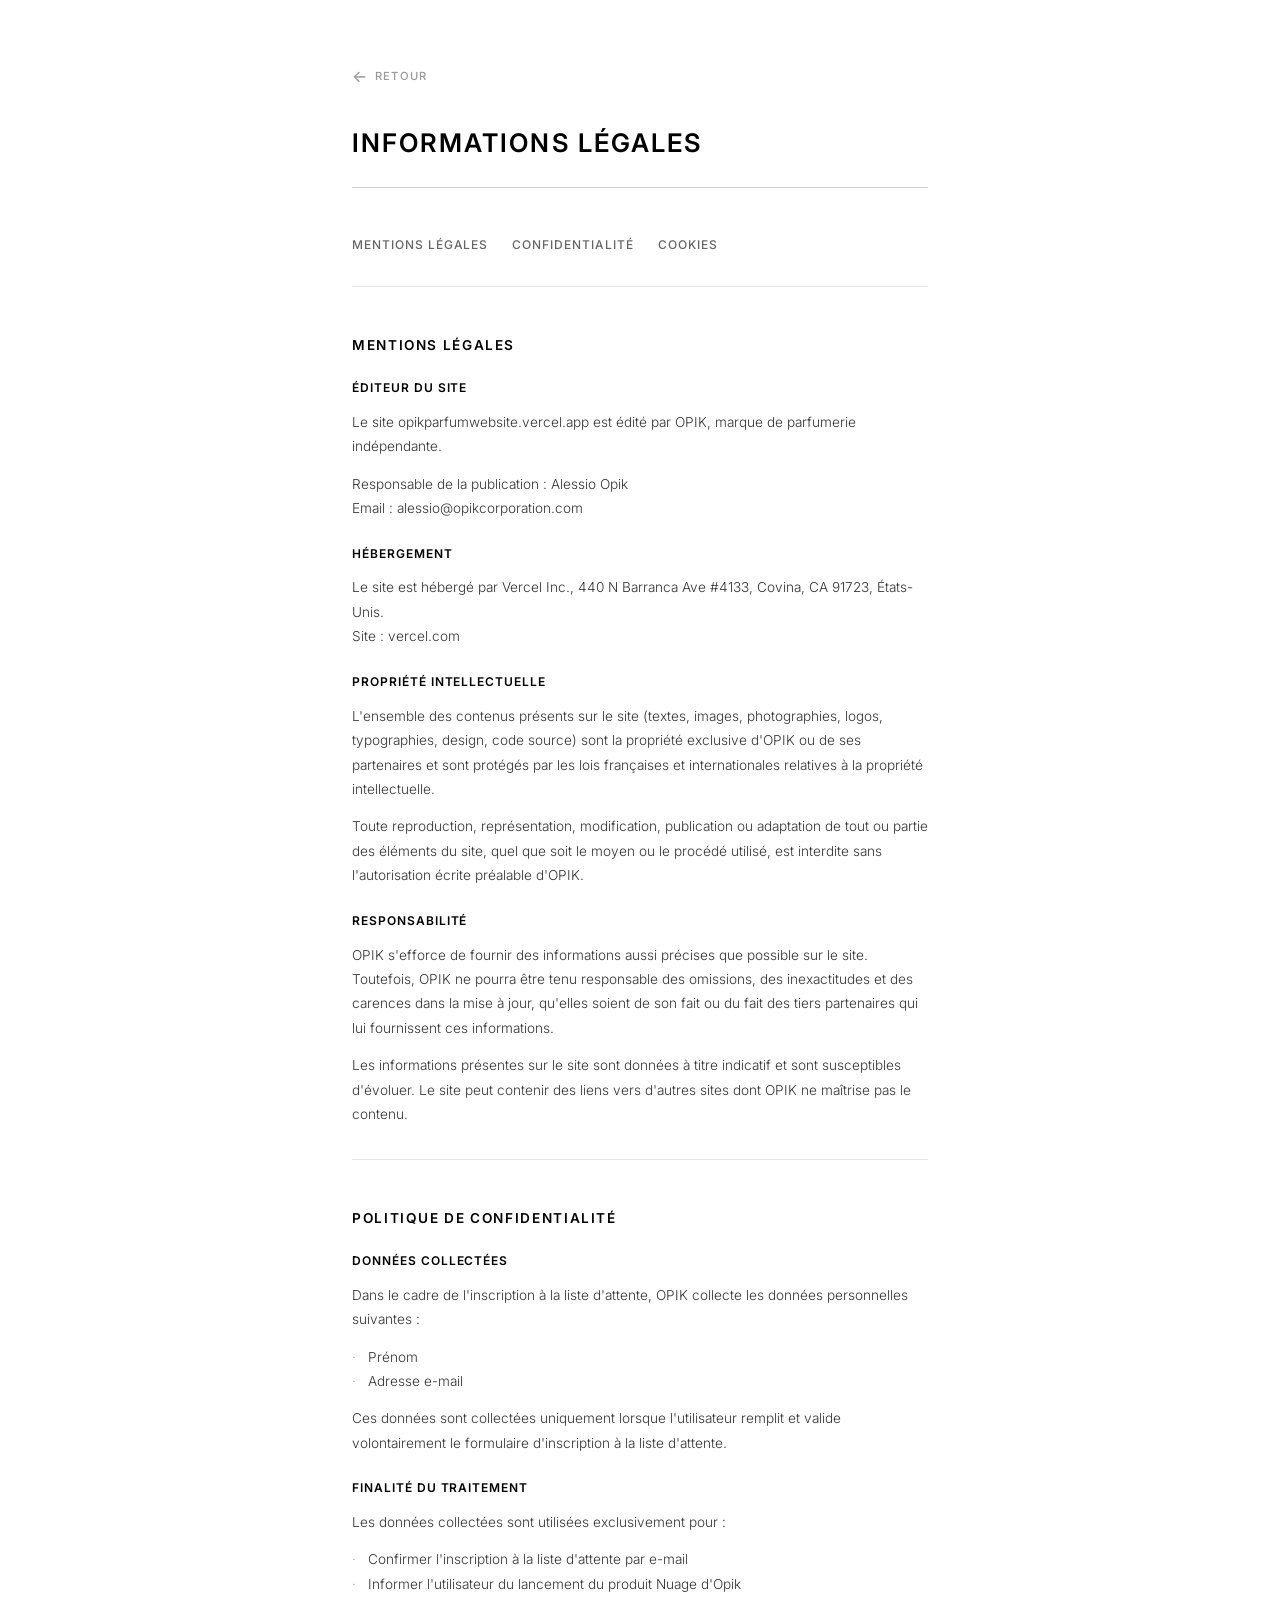
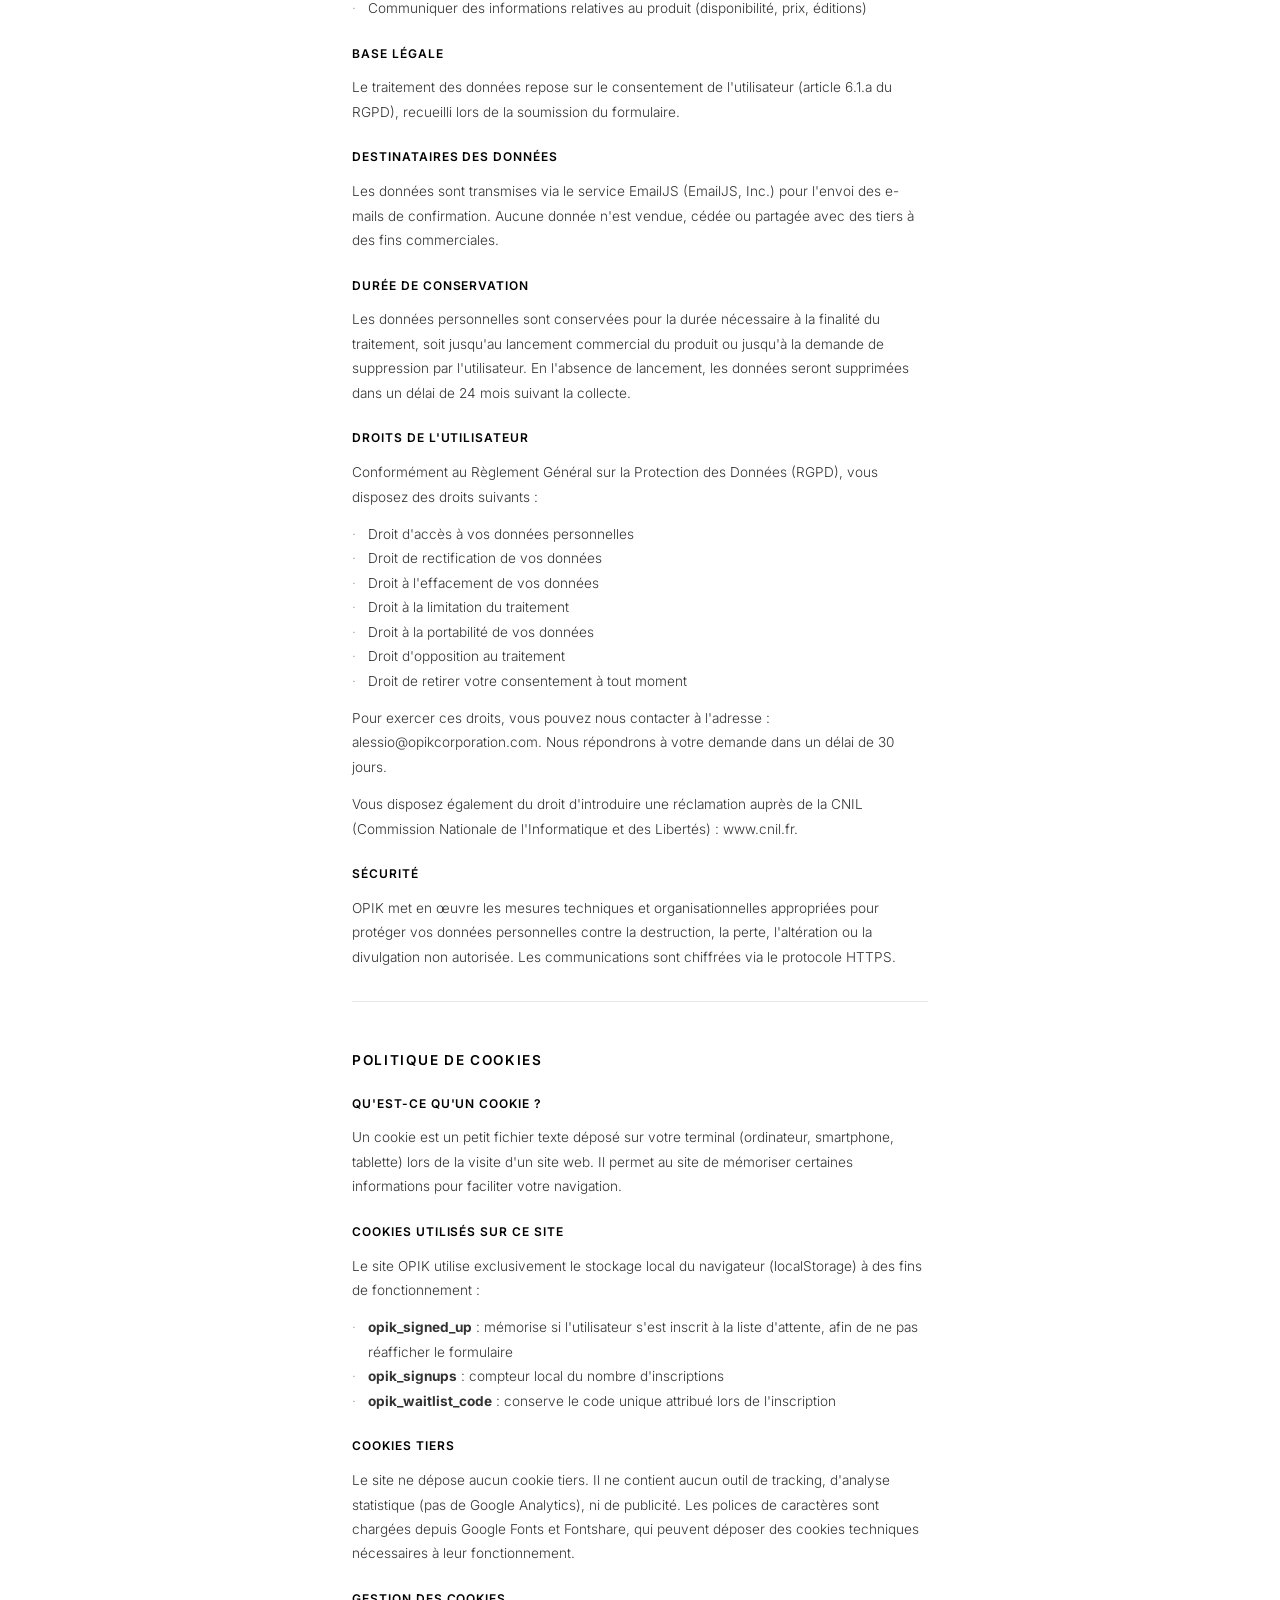
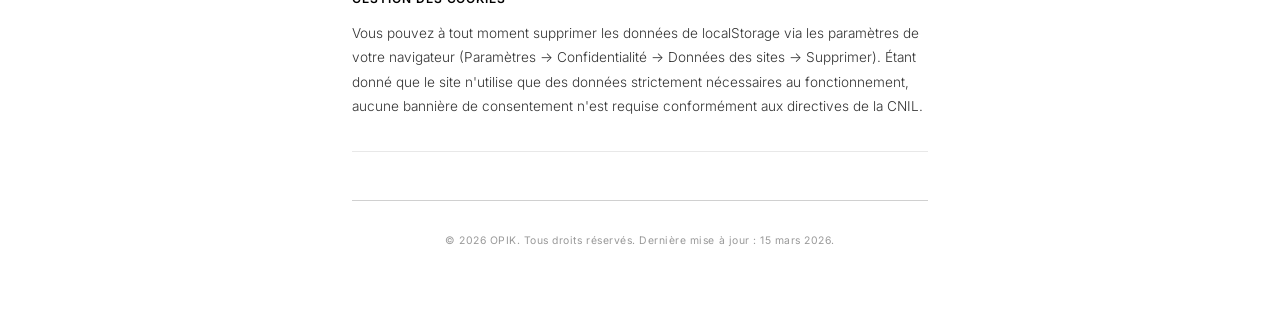
<file: legal.html>
<!DOCTYPE html>
<html lang="fr">
<head>
    <meta charset="UTF-8">
    <meta name="viewport" content="width=device-width, initial-scale=1.0, viewport-fit=cover">
    <title>OPIK | Informations légales</title>
    <link rel="icon" type="image/svg+xml" href="img/favicon.svg">
    <link rel="stylesheet" href="css/style.css">
    <link rel="preconnect" href="https://fonts.googleapis.com">
    <link rel="preconnect" href="https://fonts.gstatic.com" crossorigin>
    <link href="https://fonts.googleapis.com/css2?family=Inter:wght@300;400;500;600&display=swap" rel="stylesheet">
    <link href="https://api.fontshare.com/v2/css?f[]=cal-sans@1&display=swap" rel="stylesheet">
    <meta name="description" content="Mentions légales, politique de confidentialité et cookies du site OPIK.">
    <style>
        .legal {
            max-width: 640px;
            margin: 0 auto;
            padding: 3rem 1.5rem 4rem;
        }

        .legal__back {
            display: inline-flex;
            align-items: center;
            gap: 0.4rem;
            font-size: 0.7rem;
            font-weight: 500;
            letter-spacing: 0.12em;
            text-transform: uppercase;
            color: var(--grey-400);
            text-decoration: none;
            margin-bottom: 2.5rem;
            transition: color 0.3s ease;
        }

        .legal__back:hover {
            color: var(--black);
        }

        .legal__back-arrow {
            font-size: 1rem;
            line-height: 1;
        }

        .legal__page-title {
            font-family: var(--font-heading);
            font-size: 1.4rem;
            font-weight: 600;
            letter-spacing: 0.08em;
            text-transform: uppercase;
            margin-bottom: 3rem;
            padding-bottom: 1.5rem;
            border-bottom: 1px solid var(--grey-200);
        }

        .legal__nav {
            display: flex;
            flex-direction: column;
            gap: 0.6rem;
            margin-bottom: 3rem;
            padding-bottom: 2rem;
            border-bottom: 1px solid var(--grey-100);
        }

        .legal__nav-link {
            font-size: 0.75rem;
            font-weight: 500;
            letter-spacing: 0.08em;
            text-transform: uppercase;
            color: var(--grey-600);
            text-decoration: none;
            transition: color 0.3s ease;
        }

        .legal__nav-link:hover {
            color: var(--black);
        }

        .legal__section {
            margin-bottom: 3rem;
            padding-bottom: 2rem;
            border-bottom: 1px solid var(--grey-100);
        }

        .legal__section:last-child {
            border-bottom: none;
            margin-bottom: 0;
        }

        .legal__title {
            font-family: var(--font-heading);
            font-size: 0.85rem;
            font-weight: 600;
            letter-spacing: 0.12em;
            text-transform: uppercase;
            margin-bottom: 1.5rem;
        }

        .legal__subtitle {
            font-family: var(--font-heading);
            font-size: 0.75rem;
            font-weight: 600;
            letter-spacing: 0.08em;
            text-transform: uppercase;
            margin-top: 1.5rem;
            margin-bottom: 0.8rem;
        }

        .legal__text {
            font-size: 0.85rem;
            font-weight: 300;
            line-height: 1.8;
            color: var(--grey-800);
            margin-bottom: 0.8rem;
        }

        .legal__text:last-child {
            margin-bottom: 0;
        }

        .legal__list {
            list-style: none;
            padding: 0;
            margin: 0.5rem 0 0.8rem;
        }

        .legal__list li {
            font-size: 0.85rem;
            font-weight: 300;
            line-height: 1.8;
            color: var(--grey-800);
            padding-left: 1rem;
            position: relative;
        }

        .legal__list li::before {
            content: '·';
            position: absolute;
            left: 0;
            color: var(--grey-400);
        }

        .legal__footer {
            text-align: center;
            padding-top: 2rem;
            margin-top: 2rem;
            border-top: 1px solid var(--grey-200);
        }

        .legal__footer-text {
            font-size: 0.65rem;
            color: var(--grey-400);
            letter-spacing: 0.05em;
        }

        @media (min-width: 768px) {
            .legal {
                padding: 4rem 2rem 5rem;
            }

            .legal__page-title {
                font-size: 1.6rem;
            }

            .legal__nav {
                flex-direction: row;
                gap: 1.5rem;
            }
        }
    </style>
</head>
<body>

    <main class="legal">

        <a href="index.html" class="legal__back">
            <span class="legal__back-arrow">←</span>
            Retour
        </a>

        <h1 class="legal__page-title">Informations légales</h1>

        <!-- Navigation -->
        <nav class="legal__nav">
            <a href="#mentions" class="legal__nav-link">Mentions légales</a>
            <a href="#confidentialite" class="legal__nav-link">Confidentialité</a>
            <a href="#cookies" class="legal__nav-link">Cookies</a>
        </nav>

        <!-- 1. Mentions légales -->
        <section class="legal__section" id="mentions">
            <h2 class="legal__title">Mentions légales</h2>

            <h3 class="legal__subtitle">Éditeur du site</h3>
            <p class="legal__text">
                Le site opikparfumwebsite.vercel.app est édité par OPIK, marque de parfumerie indépendante.
            </p>
            <p class="legal__text">
                Responsable de la publication : Alessio Opik<br>
                Email : <a href="mailto:alessio@opikcorporation.com" style="color: inherit;">alessio@opikcorporation.com</a>
            </p>

            <h3 class="legal__subtitle">Hébergement</h3>
            <p class="legal__text">
                Le site est hébergé par Vercel Inc., 440 N Barranca Ave #4133, Covina, CA 91723, États-Unis.<br>
                Site : <a href="https://vercel.com" style="color: inherit;" target="_blank" rel="noopener">vercel.com</a>
            </p>

            <h3 class="legal__subtitle">Propriété intellectuelle</h3>
            <p class="legal__text">
                L'ensemble des contenus présents sur le site (textes, images, photographies, logos, typographies, design, code source) sont la propriété exclusive d'OPIK ou de ses partenaires et sont protégés par les lois françaises et internationales relatives à la propriété intellectuelle.
            </p>
            <p class="legal__text">
                Toute reproduction, représentation, modification, publication ou adaptation de tout ou partie des éléments du site, quel que soit le moyen ou le procédé utilisé, est interdite sans l'autorisation écrite préalable d'OPIK.
            </p>

            <h3 class="legal__subtitle">Responsabilité</h3>
            <p class="legal__text">
                OPIK s'efforce de fournir des informations aussi précises que possible sur le site. Toutefois, OPIK ne pourra être tenu responsable des omissions, des inexactitudes et des carences dans la mise à jour, qu'elles soient de son fait ou du fait des tiers partenaires qui lui fournissent ces informations.
            </p>
            <p class="legal__text">
                Les informations présentes sur le site sont données à titre indicatif et sont susceptibles d'évoluer. Le site peut contenir des liens vers d'autres sites dont OPIK ne maîtrise pas le contenu.
            </p>
        </section>

        <!-- 2. Politique de confidentialité -->
        <section class="legal__section" id="confidentialite">
            <h2 class="legal__title">Politique de confidentialité</h2>

            <h3 class="legal__subtitle">Données collectées</h3>
            <p class="legal__text">
                Dans le cadre de l'inscription à la liste d'attente, OPIK collecte les données personnelles suivantes :
            </p>
            <ul class="legal__list">
                <li>Prénom</li>
                <li>Adresse e-mail</li>
            </ul>
            <p class="legal__text">
                Ces données sont collectées uniquement lorsque l'utilisateur remplit et valide volontairement le formulaire d'inscription à la liste d'attente.
            </p>

            <h3 class="legal__subtitle">Finalité du traitement</h3>
            <p class="legal__text">
                Les données collectées sont utilisées exclusivement pour :
            </p>
            <ul class="legal__list">
                <li>Confirmer l'inscription à la liste d'attente par e-mail</li>
                <li>Informer l'utilisateur du lancement du produit Nuage d'Opik</li>
                <li>Communiquer des informations relatives au produit (disponibilité, prix, éditions)</li>
            </ul>

            <h3 class="legal__subtitle">Base légale</h3>
            <p class="legal__text">
                Le traitement des données repose sur le consentement de l'utilisateur (article 6.1.a du RGPD), recueilli lors de la soumission du formulaire.
            </p>

            <h3 class="legal__subtitle">Destinataires des données</h3>
            <p class="legal__text">
                Les données sont transmises via le service EmailJS (EmailJS, Inc.) pour l'envoi des e-mails de confirmation. Aucune donnée n'est vendue, cédée ou partagée avec des tiers à des fins commerciales.
            </p>

            <h3 class="legal__subtitle">Durée de conservation</h3>
            <p class="legal__text">
                Les données personnelles sont conservées pour la durée nécessaire à la finalité du traitement, soit jusqu'au lancement commercial du produit ou jusqu'à la demande de suppression par l'utilisateur. En l'absence de lancement, les données seront supprimées dans un délai de 24 mois suivant la collecte.
            </p>

            <h3 class="legal__subtitle">Droits de l'utilisateur</h3>
            <p class="legal__text">
                Conformément au Règlement Général sur la Protection des Données (RGPD), vous disposez des droits suivants :
            </p>
            <ul class="legal__list">
                <li>Droit d'accès à vos données personnelles</li>
                <li>Droit de rectification de vos données</li>
                <li>Droit à l'effacement de vos données</li>
                <li>Droit à la limitation du traitement</li>
                <li>Droit à la portabilité de vos données</li>
                <li>Droit d'opposition au traitement</li>
                <li>Droit de retirer votre consentement à tout moment</li>
            </ul>
            <p class="legal__text">
                Pour exercer ces droits, vous pouvez nous contacter à l'adresse : <a href="mailto:alessio@opikcorporation.com" style="color: inherit;">alessio@opikcorporation.com</a>. Nous répondrons à votre demande dans un délai de 30 jours.
            </p>
            <p class="legal__text">
                Vous disposez également du droit d'introduire une réclamation auprès de la CNIL (Commission Nationale de l'Informatique et des Libertés) : <a href="https://www.cnil.fr" style="color: inherit;" target="_blank" rel="noopener">www.cnil.fr</a>.
            </p>

            <h3 class="legal__subtitle">Sécurité</h3>
            <p class="legal__text">
                OPIK met en œuvre les mesures techniques et organisationnelles appropriées pour protéger vos données personnelles contre la destruction, la perte, l'altération ou la divulgation non autorisée. Les communications sont chiffrées via le protocole HTTPS.
            </p>
        </section>

        <!-- 3. Cookies -->
        <section class="legal__section" id="cookies">
            <h2 class="legal__title">Politique de cookies</h2>

            <h3 class="legal__subtitle">Qu'est-ce qu'un cookie ?</h3>
            <p class="legal__text">
                Un cookie est un petit fichier texte déposé sur votre terminal (ordinateur, smartphone, tablette) lors de la visite d'un site web. Il permet au site de mémoriser certaines informations pour faciliter votre navigation.
            </p>

            <h3 class="legal__subtitle">Cookies utilisés sur ce site</h3>
            <p class="legal__text">
                Le site OPIK utilise exclusivement le stockage local du navigateur (localStorage) à des fins de fonctionnement :
            </p>
            <ul class="legal__list">
                <li><strong>opik_signed_up</strong> : mémorise si l'utilisateur s'est inscrit à la liste d'attente, afin de ne pas réafficher le formulaire</li>
                <li><strong>opik_signups</strong> : compteur local du nombre d'inscriptions</li>
                <li><strong>opik_waitlist_code</strong> : conserve le code unique attribué lors de l'inscription</li>
            </ul>

            <h3 class="legal__subtitle">Cookies tiers</h3>
            <p class="legal__text">
                Le site ne dépose aucun cookie tiers. Il ne contient aucun outil de tracking, d'analyse statistique (pas de Google Analytics), ni de publicité. Les polices de caractères sont chargées depuis Google Fonts et Fontshare, qui peuvent déposer des cookies techniques nécessaires à leur fonctionnement.
            </p>

            <h3 class="legal__subtitle">Gestion des cookies</h3>
            <p class="legal__text">
                Vous pouvez à tout moment supprimer les données de localStorage via les paramètres de votre navigateur (Paramètres → Confidentialité → Données des sites → Supprimer). Étant donné que le site n'utilise que des données strictement nécessaires au fonctionnement, aucune bannière de consentement n'est requise conformément aux directives de la CNIL.
            </p>
        </section>

        <!-- Footer -->
        <div class="legal__footer">
            <p class="legal__footer-text">© 2026 OPIK. Tous droits réservés. Dernière mise à jour : 15 mars 2026.</p>
        </div>

    </main>

</body>
</html>
</file>
<file: css/style.css>
/* ============================================
   OPIK | Nuage d'Opik
   Style inspiré Balenciaga: brutalist-minimal,
   typographie forte, noir & blanc, mobile-first
   ============================================ */

/* --- Reset & Base --- */
*, *::before, *::after {
    margin: 0;
    padding: 0;
    box-sizing: border-box;
}

:root {
    --black: #000000;
    --white: #ffffff;
    --off-white: #f5f5f5;
    --grey-100: #e8e8e8;
    --grey-200: #d0d0d0;
    --grey-400: #999999;
    --grey-600: #666666;
    --grey-800: #333333;
    --font-primary: 'Inter', -apple-system, BlinkMacSystemFont, 'Helvetica Neue', Arial, sans-serif;
    --font-heading: 'Cal Sans', 'Inter', sans-serif;
    --transition: all 0.3s cubic-bezier(0.25, 0.46, 0.45, 0.94);
}

html {
    font-size: 16px;
    scroll-behavior: smooth;
    -webkit-font-smoothing: antialiased;
    -moz-osx-font-smoothing: grayscale;
    -webkit-text-size-adjust: 100%;
    /* Fix Instagram WebView vh bug */
    height: -webkit-fill-available;
}

body {
    font-family: var(--font-primary);
    background-color: var(--white);
    color: var(--black);
    line-height: 1.5;
    overflow-x: hidden;
    min-height: 100vh;
    min-height: -webkit-fill-available;
}

a {
    color: inherit;
    text-decoration: none;
}

img {
    max-width: 100%;
    display: block;
}

/* --- Typography (Balenciaga-inspired: uppercase, tight tracking, bold presence) --- */
.section-title {
    font-family: var(--font-heading);
    font-size: 0.7rem;
    font-weight: 600;
    letter-spacing: 0.2em;
    text-transform: uppercase;
    margin-bottom: 2rem;
    color: var(--grey-600);
}

/* --- Product Page wrapper (split on desktop) --- */
.product-page {
    display: block;
}

/* --- Hero (fullscreen image + overlay text) --- */
.hero {
    position: relative;
    min-height: 100vh;
    min-height: 100dvh;
    min-height: -webkit-fill-available;
    display: flex;
    align-items: flex-end;
    justify-content: center;
    overflow: hidden;
    background: var(--black);
}

.hero__image {
    position: absolute;
    inset: 0;
    width: 100%;
    height: 100%;
    object-fit: cover;
    object-position: center;
    opacity: 0;
    animation: fadeIn 1.2s ease forwards;
    animation-delay: 0.2s;
}

.hero__overlay {
    position: absolute;
    inset: 0;
    background: linear-gradient(
        to top,
        rgba(0, 0, 0, 0.7) 0%,
        rgba(0, 0, 0, 0.15) 50%,
        rgba(0, 0, 0, 0.05) 100%
    );
    z-index: 1;
}

.hero__content {
    position: relative;
    z-index: 2;
    text-align: center;
    padding: 0 1.5rem 3rem;
    padding-bottom: calc(3rem + env(safe-area-inset-bottom, 0px));
    opacity: 0;
    animation: fadeInUp 1s ease forwards;
    animation-delay: 0.6s;
    width: 100%;
}

.hero__tag {
    display: inline-block;
    font-size: 0.6rem;
    font-weight: 500;
    letter-spacing: 0.25em;
    text-transform: uppercase;
    color: rgba(255, 255, 255, 0.7);
    border: 1px solid rgba(255, 255, 255, 0.3);
    padding: 0.35rem 1rem;
    margin-bottom: 1.2rem;
}

.hero__title {
    font-family: var(--font-heading);
    font-size: clamp(1.8rem, 7vw, 2.2rem);
    font-weight: 600;
    letter-spacing: 0.08em;
    text-transform: uppercase;
    line-height: 1.1;
    margin-bottom: 0.5rem;
    color: var(--white);
}

.hero__subtitle {
    font-size: 0.7rem;
    font-weight: 400;
    letter-spacing: 0.2em;
    text-transform: uppercase;
    color: rgba(255, 255, 255, 0.6);
    margin-bottom: 1rem;
}

.hero__price {
    font-size: 1rem;
    font-weight: 400;
    letter-spacing: 0.05em;
    color: var(--white);
}

/* --- Product Info (desktop only, right column) --- */
.product-info {
    display: none;
}

/* --- Accordions --- */
.accordions {
    padding: 0 1.5rem;
    margin-top: 2rem;
}

.accordions__inner {
    max-width: 600px;
    margin: 0 auto;
}

.accordion {
    border-bottom: 1px solid var(--grey-200);
}

.accordion:first-child {
    border-top: none;
}

.accordion:last-child {
    border-bottom: none;
}

.accordion__header {
    display: flex;
    align-items: center;
    justify-content: space-between;
    width: 100%;
    padding: 1.4rem 0;
    background: none;
    border: none;
    cursor: pointer;
    font-family: var(--font-heading);
    font-size: 0.75rem;
    font-weight: 600;
    letter-spacing: 0.15em;
    text-transform: uppercase;
    color: var(--black);
    text-align: left;
    transition: var(--transition);
}

.accordion__header:hover {
    opacity: 0.6;
}

.accordion__icon {
    position: relative;
    width: 12px;
    height: 12px;
    flex-shrink: 0;
}

.accordion__icon::before,
.accordion__icon::after {
    content: '';
    position: absolute;
    background: var(--black);
    transition: transform 0.3s ease;
}

/* Horizontal bar */
.accordion__icon::before {
    top: 50%;
    left: 0;
    right: 0;
    height: 1px;
    transform: translateY(-50%);
}

/* Vertical bar */
.accordion__icon::after {
    left: 50%;
    top: 0;
    bottom: 0;
    width: 1px;
    transform: translateX(-50%);
}

/* When open: rotate vertical bar to form a minus */
.accordion.is-open .accordion__icon::after {
    transform: translateX(-50%) rotate(90deg);
}

.accordion__body {
    max-height: 0;
    overflow: hidden;
    transition: max-height 0.4s cubic-bezier(0.25, 0.46, 0.45, 0.94);
}

.accordion.is-open .accordion__body {
    max-height: 600px;
}

.accordion__content {
    padding-bottom: 1.8rem;
}

.accordion__text {
    font-size: 0.88rem;
    font-weight: 300;
    line-height: 1.75;
    color: var(--grey-800);
    margin-bottom: 1rem;
}

.accordion__text:last-child {
    margin-bottom: 0;
}

.accordion__text--small {
    font-size: 0.75rem;
    color: var(--grey-400);
}

.accordion__keynotes {
    margin-top: 1.5rem;
    padding-top: 1.5rem;
    border-top: 1px solid var(--grey-100);
}

.accordion__keynotes-label {
    display: block;
    font-family: var(--font-heading);
    font-size: 0.65rem;
    font-weight: 600;
    letter-spacing: 0.12em;
    text-transform: uppercase;
    color: var(--black);
    margin-bottom: 0.3rem;
}

.accordion__keynotes-list {
    font-size: 0.85rem;
    font-weight: 300;
    line-height: 1.7;
    color: var(--grey-800);
}

.accordion__specs {
    margin-top: 1.2rem;
    padding-top: 1.2rem;
    border-top: 1px solid var(--grey-100);
}

/* --- Gallery (native scroll-snap slider) --- */
.gallery {
    width: 100%;
    overflow: hidden;
    margin-top: 2.5rem;
}

.gallery__slider {
    position: relative;
    width: 100%;
    overflow: hidden;
}

.gallery__track {
    display: flex;
    overflow-x: auto;
    scroll-snap-type: x mandatory;
    -webkit-overflow-scrolling: touch;
    scrollbar-width: none;
    -ms-overflow-style: none;
    height: 100vw;
    max-height: 500px;
}

.gallery__track::-webkit-scrollbar {
    display: none;
}

.gallery__slide {
    min-width: 100%;
    width: 100%;
    height: 100%;
    flex-shrink: 0;
    scroll-snap-align: start;
    overflow: hidden;
    background: var(--off-white);
}

.gallery__img {
    width: 100%;
    height: 100%;
    object-fit: cover;
    object-position: center;
    display: block;
    -webkit-user-select: none;
    user-select: none;
    -webkit-user-drag: none;
    pointer-events: none;
}

.gallery__dots {
    display: flex;
    justify-content: center;
    gap: 8px;
    padding: 1rem 0;
}

.gallery__dot {
    width: 7px;
    height: 7px;
    border-radius: 50%;
    background: var(--grey-200);
    border: none;
    padding: 0;
    cursor: pointer;
    transition: background 0.3s ease;
}

.gallery__dot.is-active {
    background: var(--black);
}

/* --- Reviews (card style) --- */
.reviews {
    padding: 3rem 1.5rem;
    padding-bottom: calc(3rem + 80px + env(safe-area-inset-bottom, 0px));
}

.reviews__inner {
    max-width: 600px;
    margin: 0 auto;
}

.reviews__list {
    display: flex;
    flex-direction: column;
    gap: 0;
}

.review {
    padding: 1.8rem 0;
    border-bottom: 1px solid var(--grey-100);
}

.review:first-child {
    border-top: 1px solid var(--grey-100);
}

.review__top {
    display: flex;
    justify-content: space-between;
    align-items: center;
    margin-bottom: 0.8rem;
}

.review__stars {
    font-size: 0.8rem;
    letter-spacing: 0.05em;
    color: var(--black);
}

.review__date {
    font-size: 0.7rem;
    font-weight: 400;
    color: var(--grey-400);
}

.review__title {
    font-family: var(--font-heading);
    font-size: 0.95rem;
    font-weight: 600;
    letter-spacing: 0.02em;
    text-transform: uppercase;
    color: var(--black);
    margin-bottom: 0.8rem;
}

.review__author {
    font-size: 0.85rem;
    font-weight: 500;
    color: var(--black);
    margin-bottom: 0.8rem;
}

.review__text {
    font-size: 0.88rem;
    font-weight: 300;
    line-height: 1.7;
    color: var(--grey-800);
    margin-bottom: 1rem;
}

.review__meta {
    margin-bottom: 0.6rem;
}

.review__meta-label {
    font-size: 0.75rem;
    font-weight: 300;
    color: var(--grey-400);
}

.review__meta-value {
    display: block;
    font-size: 0.85rem;
    font-weight: 500;
    color: var(--black);
    margin-top: 0.15rem;
}

.review__recommend {
    font-size: 0.8rem;
    font-weight: 300;
    color: var(--grey-600);
    margin-top: 0.8rem;
}

/* --- Sticky Bottom Bar --- */
.sticky-bar {
    position: fixed;
    bottom: 0;
    left: 0;
    right: 0;
    z-index: 999;
    background: var(--white);
    border-top: 1px solid var(--grey-100);
    padding: 0.8rem 1.5rem;
    padding-bottom: calc(0.8rem + env(safe-area-inset-bottom, 0px));
    transform: translateY(100%);
    transition: transform 0.4s cubic-bezier(0.25, 0.46, 0.45, 0.94);
}

.sticky-bar.is-visible {
    transform: translateY(0);
}

.sticky-bar__inner {
    max-width: 600px;
    margin: 0 auto;
    display: flex;
    align-items: center;
    justify-content: space-between;
    gap: 1rem;
}

.sticky-bar__info {
    display: flex;
    flex-direction: column;
    gap: 0.1rem;
}

.sticky-bar__name {
    font-family: var(--font-heading);
    font-size: 0.75rem;
    font-weight: 600;
    letter-spacing: 0.05em;
    text-transform: uppercase;
}

.sticky-bar__price {
    font-size: 0.8rem;
    font-weight: 400;
    color: var(--grey-600);
}

.sticky-bar__btn {
    display: inline-flex;
    align-items: center;
    justify-content: center;
    padding: 0.85rem 1.2rem;
    font-family: var(--font-primary);
    font-size: 0.6rem;
    font-weight: 500;
    letter-spacing: 0.15em;
    text-transform: uppercase;
    background: var(--black);
    color: var(--white);
    border: none;
    cursor: pointer;
    transition: var(--transition);
    white-space: nowrap;
    flex-shrink: 0;
}

.sticky-bar__btn:hover {
    background: var(--grey-800);
}

.sticky-bar__btn:active {
    transform: scale(0.98);
}

.sticky-bar__btn--confirmed {
    background: var(--grey-400);
    pointer-events: none;
}

/* --- Modal --- */
.modal {
    position: fixed;
    inset: 0;
    z-index: 2000;
    display: flex;
    align-items: flex-end;
    justify-content: center;
    pointer-events: none;
    opacity: 0;
    transition: opacity 0.3s ease;
}

.modal.is-open {
    pointer-events: auto;
    opacity: 1;
}

.modal__overlay {
    position: absolute;
    inset: 0;
    background: rgba(0, 0, 0, 0.5);
}

.modal__content {
    position: relative;
    width: 100%;
    max-width: 500px;
    background: var(--white);
    padding: 2rem 1.5rem 2.5rem;
    padding-bottom: calc(2.5rem + env(safe-area-inset-bottom, 0px));
    border-radius: 12px 12px 0 0;
    transform: translateY(100%);
    transition: transform 0.4s cubic-bezier(0.25, 0.46, 0.45, 0.94);
    max-height: 85vh;
    max-height: 85dvh;
    overflow-y: auto;
    -webkit-overflow-scrolling: touch;
}

.modal.is-open .modal__content {
    transform: translateY(0);
}

.modal__close {
    position: absolute;
    top: 1rem;
    right: 1.2rem;
    background: none;
    border: none;
    font-size: 1.1rem;
    color: var(--grey-400);
    cursor: pointer;
    padding: 0.3rem;
    transition: var(--transition);
}

.modal__close:hover {
    color: var(--black);
}

.modal__title {
    font-family: var(--font-heading);
    font-size: 1rem;
    font-weight: 600;
    letter-spacing: 0.08em;
    text-transform: uppercase;
    margin-bottom: 1.2rem;
}

.modal__counter {
    display: flex;
    flex-direction: column;
    align-items: center;
    gap: 0.2rem;
    margin-bottom: 1.5rem;
}

.modal__counter-number {
    font-size: 2rem;
    font-weight: 300;
    letter-spacing: 0.05em;
}

.modal__counter-label {
    font-size: 0.6rem;
    font-weight: 400;
    letter-spacing: 0.15em;
    text-transform: uppercase;
    color: var(--grey-400);
}

.modal__form {
    display: flex;
    flex-direction: column;
    gap: 0.75rem;
    margin-bottom: 1rem;
}

.modal__input {
    width: 100%;
    padding: 0.9rem 1rem;
    font-family: var(--font-primary);
    font-size: 0.8rem;
    font-weight: 300;
    letter-spacing: 0.05em;
    background: transparent;
    border: 1px solid var(--grey-200);
    color: var(--black);
    outline: none;
    transition: var(--transition);
}

.modal__input::placeholder {
    color: var(--grey-400);
}

.modal__input:focus {
    border-color: var(--black);
}

.modal__btn {
    width: 100%;
    padding: 0.9rem 2rem;
    font-family: var(--font-primary);
    font-size: 0.7rem;
    font-weight: 500;
    letter-spacing: 0.2em;
    text-transform: uppercase;
    background: var(--black);
    color: var(--white);
    border: none;
    cursor: pointer;
    transition: var(--transition);
}

.modal__btn:hover {
    background: var(--grey-800);
}

.modal__btn--confirmed {
    background: var(--grey-400);
    pointer-events: none;
}

.modal__note {
    font-size: 0.65rem;
    font-weight: 300;
    color: var(--grey-400);
    text-align: center;
    letter-spacing: 0.03em;
}

/* Thank you message */
.modal__thanks {
    display: none;
    text-align: center;
    padding: 1rem 0;
}

.modal__thanks.is-visible {
    display: block;
}

.modal__thanks-icon {
    width: 48px;
    height: 48px;
    margin: 0 auto 1rem;
    border-radius: 50%;
    background: var(--black);
    color: var(--white);
    display: flex;
    align-items: center;
    justify-content: center;
    font-size: 1.2rem;
}

.modal__thanks-title {
    font-family: var(--font-heading);
    font-size: 1.1rem;
    font-weight: 600;
    letter-spacing: 0.08em;
    text-transform: uppercase;
    margin-bottom: 0.6rem;
}

.modal__thanks-text {
    font-size: 0.85rem;
    font-weight: 300;
    line-height: 1.6;
    color: var(--grey-600);
}

.modal__thanks-code {
    display: flex;
    flex-direction: column;
    align-items: center;
    gap: 0.3rem;
    margin-top: 1.5rem;
    padding: 1rem 1.5rem;
    border: 1px solid var(--grey-200);
}

.modal__thanks-code-label {
    font-size: 0.65rem;
    letter-spacing: 0.15em;
    text-transform: uppercase;
    color: var(--grey-500);
}

.modal__thanks-code-value {
    font-family: var(--font-heading);
    font-size: 1.5rem;
    letter-spacing: 0.2em;
    color: var(--black);
}

/* --- Footer --- */
.footer {
    padding: 3rem 1.5rem;
    padding-bottom: calc(3rem + 80px + env(safe-area-inset-bottom, 0px));
    background: var(--black);
    color: var(--white);
}

.footer__inner {
    max-width: 600px;
    margin: 0 auto;
    text-align: center;
}

.footer__top {
    margin-bottom: 2rem;
}

.footer__logo {
    font-family: var(--font-heading);
    display: block;
    font-size: 1.1rem;
    font-weight: 600;
    letter-spacing: 0.35em;
    text-transform: uppercase;
    color: var(--white);
    margin-bottom: 0.5rem;
}

.footer__tagline {
    font-size: 0.7rem;
    font-weight: 300;
    letter-spacing: 0.1em;
    color: var(--grey-400);
}

.footer__contact {
    margin-bottom: 2rem;
    padding-bottom: 2rem;
    border-bottom: 1px solid rgba(255, 255, 255, 0.1);
}

.footer__contact-label {
    display: block;
    font-size: 0.6rem;
    font-weight: 500;
    letter-spacing: 0.2em;
    text-transform: uppercase;
    color: var(--grey-400);
    margin-bottom: 0.4rem;
}

.footer__email {
    font-size: 0.85rem;
    font-weight: 300;
    color: var(--white);
    text-decoration: none;
    letter-spacing: 0.03em;
    transition: var(--transition);
}

.footer__email:hover {
    color: var(--grey-200);
}

.footer__legal {
    display: flex;
    justify-content: center;
    align-items: center;
    flex-wrap: wrap;
    gap: 0.3rem 0.4rem;
    margin-bottom: 1.5rem;
}

.footer__link {
    font-size: 0.65rem;
    font-weight: 400;
    letter-spacing: 0.08em;
    text-transform: uppercase;
    color: var(--grey-400);
    text-decoration: none;
    transition: var(--transition);
}

.footer__link:hover {
    color: var(--white);
}

.footer__sep {
    color: var(--grey-600);
    font-size: 0.65rem;
}

.footer__copy {
    font-size: 0.6rem;
    color: var(--grey-600);
    letter-spacing: 0.05em;
}

/* --- Animations --- */
@keyframes fadeIn {
    from { opacity: 0; }
    to { opacity: 1; }
}

@keyframes fadeInUp {
    from {
        opacity: 0;
        transform: translateY(20px);
    }
    to {
        opacity: 1;
        transform: translateY(0);
    }
}

.fade-in {
    opacity: 0;
    transform: translateY(15px);
    transition: opacity 0.6s ease, transform 0.6s ease;
}

.fade-in.visible {
    opacity: 1;
    transform: translateY(0);
}

/* --- Small phones (max-width: 374px) --- */
@media (max-width: 374px) {
    .hero__title {
        font-size: 1.6rem;
    }

    .hero__tag {
        font-size: 0.55rem;
        padding: 0.3rem 0.8rem;
    }

    .sticky-bar__inner {
        gap: 0.5rem;
    }

    .sticky-bar__btn {
        padding: 0.75rem 1rem;
        font-size: 0.55rem;
    }

    .modal__counter-number {
        font-size: 1.6rem;
    }

    .footer__legal {
        flex-direction: column;
        gap: 0.5rem;
    }

    .footer__sep {
        display: none;
    }
}

/* --- Desktop (min-width: 768px) --- */
@media (min-width: 768px) {
    /* Split layout: image left, info right */
    .product-page {
        display: grid;
        grid-template-columns: 1fr 1fr;
        min-height: 100vh;
    }

    .hero {
        min-height: auto;
        align-items: center;
        justify-content: center;
        padding: 3rem 2rem;
        position: sticky;
        top: 0;
        height: 100vh;
        background: var(--off-white);
    }

    .hero__image {
        position: relative;
        inset: auto;
        width: auto;
        height: auto;
        max-width: 85%;
        max-height: 70vh;
        object-fit: contain;
        object-position: center;
        margin: 0 auto;
    }

    .hero__overlay {
        display: none;
    }

    .hero__content {
        display: none;
    }

    /* Right column: product info */
    .accordions {
        padding: 4rem 3rem;
        display: flex;
        flex-direction: column;
        justify-content: center;
    }

    .accordions__inner {
        max-width: 100%;
    }

    /* Show product info at top of accordions on desktop */
    .accordions__inner::before {
        content: '';
        display: block;
    }

    .product-info {
        display: block;
        margin-bottom: 2.5rem;
    }

    .product-info__tag {
        display: inline-block;
        font-size: 0.6rem;
        font-weight: 500;
        letter-spacing: 0.25em;
        text-transform: uppercase;
        color: var(--grey-400);
        border: 1px solid var(--grey-200);
        padding: 0.35rem 1rem;
        margin-bottom: 1.2rem;
    }

    .product-info__title {
        font-family: var(--font-heading);
        font-size: 2.4rem;
        font-weight: 600;
        letter-spacing: 0.08em;
        text-transform: uppercase;
        line-height: 1.1;
        margin-bottom: 0.4rem;
        color: var(--black);
    }

    .product-info__subtitle {
        font-size: 0.7rem;
        font-weight: 400;
        letter-spacing: 0.2em;
        text-transform: uppercase;
        color: var(--grey-400);
        margin-bottom: 1rem;
    }

    .product-info__price {
        font-size: 1.05rem;
        font-weight: 400;
        letter-spacing: 0.05em;
        color: var(--black);
        margin-bottom: 1.5rem;
    }

    .product-info__btn {
        display: inline-block;
        background: var(--black);
        color: var(--white);
        border: none;
        padding: 0.9rem 2.5rem;
        font-family: var(--font-primary);
        font-size: 0.65rem;
        font-weight: 500;
        letter-spacing: 0.2em;
        text-transform: uppercase;
        cursor: pointer;
        transition: var(--transition);
    }

    .product-info__btn:hover {
        background: var(--grey-800);
    }

    .accordion__header {
        font-size: 0.8rem;
        padding: 1.6rem 0;
    }

    .accordion__text {
        font-size: 0.92rem;
    }

    .sticky-bar__btn {
        padding: 0.85rem 1.6rem;
        font-size: 0.65rem;
        letter-spacing: 0.18em;
    }

    .sticky-bar__inner {
        max-width: 800px;
    }

    /* Gallery: 4-column grid on desktop */
    .gallery {
        max-width: 100%;
        margin-top: 6rem;
        padding: 0 2rem;
    }

    .gallery__track {
        display: grid;
        grid-template-columns: repeat(4, 1fr);
        gap: 1rem;
        overflow: visible;
        scroll-snap-type: none;
        height: auto;
        max-height: none;
    }

    .gallery__slide {
        min-width: 0;
        width: 100%;
        height: auto;
        aspect-ratio: 3 / 4;
        scroll-snap-align: none;
    }

    .gallery__dots {
        display: none;
    }

    /* Reviews wider */
    .reviews {
        padding: 4rem 2rem;
        padding-bottom: calc(4rem + 80px + env(safe-area-inset-bottom, 0px));
    }

    .reviews__inner {
        max-width: 700px;
    }

    .review__title {
        font-size: 1rem;
    }

    .review__text {
        font-size: 0.92rem;
    }

    /* Footer wider */
    .footer__inner {
        max-width: 800px;
    }

    /* Modal centered on tablet+ */
    .modal {
        align-items: center;
    }

    .modal__content {
        border-radius: 8px;
        max-width: 460px;
        padding: 2.5rem 2rem;
    }
}

/* --- Large Desktop (min-width: 1024px) --- */
@media (min-width: 1024px) {
    .hero {
        padding: 4rem 3rem;
    }

    .hero__image {
        max-width: 80%;
        max-height: 75vh;
    }

    .accordions {
        padding: 5rem 4rem;
    }

    .product-info__title {
        font-size: 3rem;
    }

    .product-info__subtitle {
        font-size: 0.75rem;
    }

    .product-info__price {
        font-size: 1.15rem;
    }

    .accordions__inner {
        max-width: 750px;
    }

    .accordion__header {
        font-size: 0.85rem;
        padding: 1.8rem 0;
    }

    .gallery {
        max-width: 100%;
        padding: 0 3rem;
        margin-top: 6rem;
    }

    .gallery__track {
        gap: 1.25rem;
    }

    .reviews {
        padding: 5rem 3rem;
        padding-bottom: calc(5rem + 80px);
    }

    .reviews__inner {
        max-width: 750px;
    }

    .reviews__list {
        display: grid;
        grid-template-columns: repeat(3, 1fr);
        gap: 2rem;
    }

    .review {
        padding: 1.5rem;
        border: 1px solid var(--grey-100);
        border-bottom: 1px solid var(--grey-100);
    }

    .review:first-child {
        border-top: 1px solid var(--grey-100);
    }

    /* Sticky bar wider */
    .sticky-bar__inner {
        max-width: 900px;
    }

    .sticky-bar__name {
        font-size: 0.85rem;
    }

    .sticky-bar__price {
        font-size: 0.9rem;
    }

    .sticky-bar__btn {
        padding: 0.9rem 2rem;
        font-size: 0.7rem;
    }

    /* Footer wider */
    .footer__inner {
        max-width: 900px;
    }

    .footer__logo {
        font-size: 1.3rem;
    }

    /* Modal centered with more space */
    .modal__content {
        border-radius: 8px;
        max-width: 480px;
        padding: 3rem 2.5rem;
    }
}

/* --- Extra large Desktop (min-width: 1400px) --- */
@media (min-width: 1400px) {
    .hero__image {
        max-width: 75%;
    }

    .accordions {
        padding: 6rem 5rem;
    }

    .product-info__title {
        font-size: 3.5rem;
    }

    .accordions__inner,
    .reviews__inner {
        max-width: 850px;
    }

    .gallery {
        padding: 0 4rem;
        margin-top: 6rem;
    }

    .gallery__track {
        gap: 1.5rem;
    }

    .sticky-bar__inner,
    .footer__inner {
        max-width: 1000px;
    }
}
</file>
